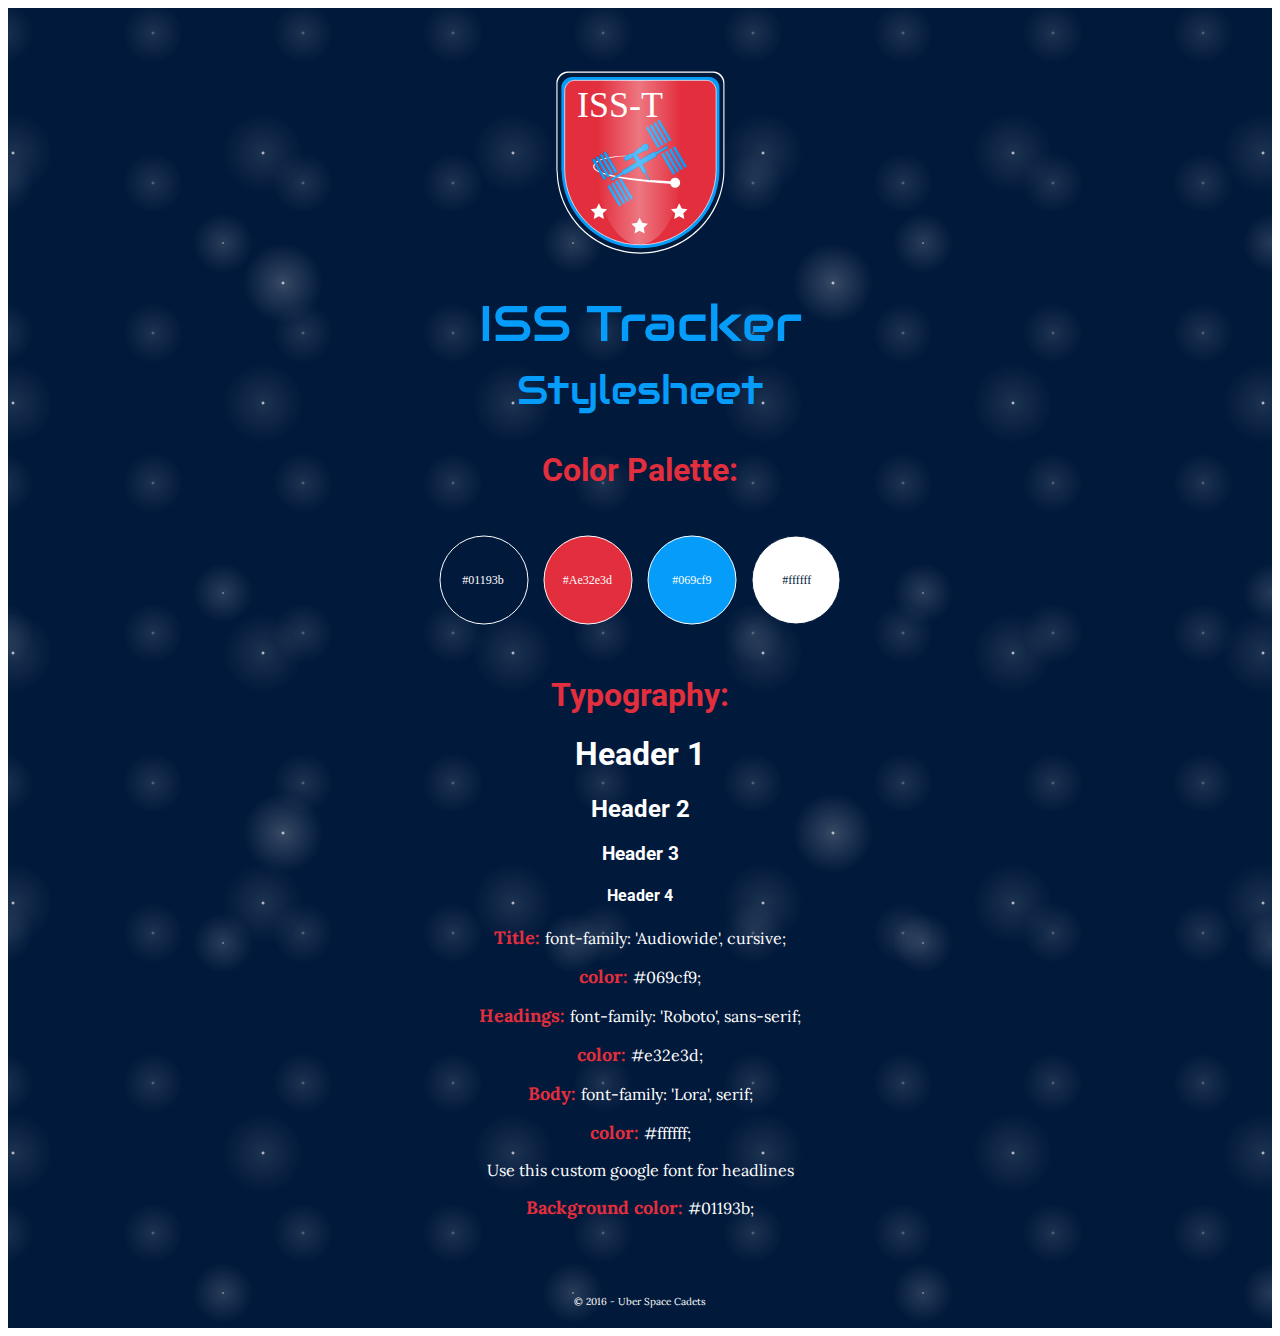
<file: style-guide/styleguide.html>
<!DOCTYPE html>
<html>

<head>
    <title>Styleguide</title>
    <link href="https://fonts.googleapis.com/css?family=Audiowide|Lora|Roboto" rel="stylesheet">
    <link rel="stylesheet" href="styleguide.css">
</head>

<body>

    <main class="container">
        <div class="main-logo">
            <img src="img/logo.svg" alt="ISS-T Logo">
        </div>
        <h1 id="logo-text">ISS Tracker<br/><span id="logo-text2">Stylesheet</span></h1>
        <h1 id="header">Color Palette:</h1>
        <br id="break"/>
        <div class="color_pallete">
            <img id="color1" src="img/colorcircle1.svg" alt="an image" />
            <img id="color2" src="img/colorcircle2.svg" alt="an image" />
            <img id="color3" src="img/colorcircle3.svg" alt="an image" />
            <img id="color4" src="img/colorcircle4.svg" alt="an image" />
        </div>
        <br/>
        <h1 id="header">Typography:</h1>
        <h1 id="header1">Header 1</h1>
        <h2 id="header2">Header 2</h2>
        <h3 id="header3">Header 3</h3>
        <h4 id="header4">Header 4</h4>
        <p><span id="highlight">Title: </span>font-family: 'Audiowide', cursive;</p>
        <p><span id="highlight">color: </span>#069cf9;</p>
        <p><span id="highlight">Headings: </span>font-family: 'Roboto', sans-serif;</p>
        <p><span id="highlight">color: </span>#e32e3d;</p>
        <p><span id="highlight">Body: </span>font-family: 'Lora', serif;</p>
        <p><span id="highlight">color: </span>#ffffff;</p>
        <p>Use this custom google font for headlines</p>
        <p><span id="highlight">Background color: </span>#01193b;</p>
        <br>
        <br>

        <footer>
            <p>&copy; 2016 - Uber Space Cadets</p>
        </footer>
    </main>

</body>

</html>
</file>
<file: style-guide/styleguide.css>
body{
  background-color: #ffffff;
}

.container{
  padding-top: 50px;
  margin: 0 auto;
  text-align: center;
  font-family: 'Lora', serif;
  font-size: 16px;
  background-color: #01193b;
  background-image:
  radial-gradient(white, rgba(255,255,255,.2) 2px, transparent 40px),
  radial-gradient(white, rgba(255,255,255,.15) 1px, transparent 30px),
  radial-gradient(white, rgba(255,255,255,.1) 2px, transparent 40px),
  radial-gradient(rgba(255,255,255,.4), rgba(255,255,255,.1) 2px, transparent 30px);
  background-size: 550px 550px, 350px 350px, 250px 250px, 150px 150px;
  background-position: 0 0, 40px 60px, 130px 270px, 70px 100px;  color: #ffffff;
}

.main-logo{
  margin: 0 auto;
  width: 200px;
  height: 200px;
}
#logo-text{
  font-family: 'Audiowide', cursive;
  font-weight: normal;
  color: #069cf9;
  font-size: 50px;
}

#logo-text2{
  font-size: 40px;
}

#header{
  font-family: 'Roboto', sans-serif;
  color: #e32e3d;
}

#header1, #header2, #header3, #header4{
  font-family: 'Roboto', sans-serif;
  color: #ffffff;
}

#header3{
  font-family: 'Roboto', sans-serif;
  color: #ffffff;
}

.color_pallete,{
  margin: 0 auto;
  display: inline-block;
}
#color1, #color2, #color3, #color4{
  width: 100px;
  height: 100px;
}

#highlight{
  font-weight: bold;
  font-size: 18px;
  color: #e32e3d;
}

#break{
  border: 2px solid #ffffff;
}

footer{
  padding: 10px;
  font-size: 10px;
}
</file>
